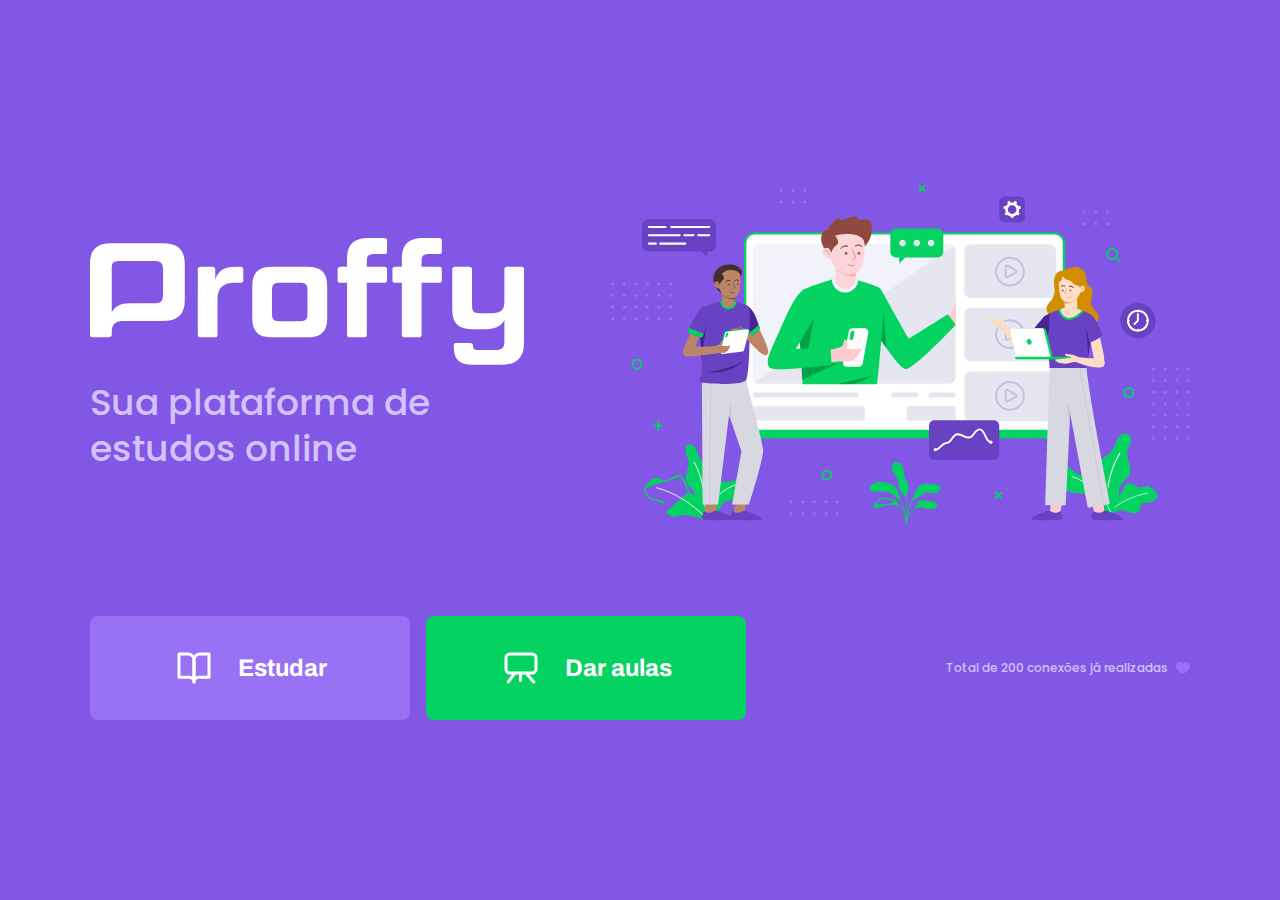
<file: index.html>
<!DOCTYPE html>
<html lang="pt_br">
    <head>
        <meta charset="UTF-8" />
        <meta name="viewport" content="width=device-width, initial-scale=1.0" />
        <meta name="theme-color" content="#8257E5" />

        <title>Proffy | Sua plataforma de estudos online</title>

        <link rel="shortcut icon" href="/images/favicon.png" type="image/png" />

        <link rel="stylesheet" href="/styles/main.css" />
        <link rel="stylesheet" href="/styles/partials/page-landing.css" />

        <link
            href="https://fonts.googleapis.com/css2?family=Archivo:wght@400;700&amp;family=Poppins:wght@400;600&amp;display=swap"
            rel="stylesheet"
        />
    </head>
    <body id="page-landing">
        <div id="container">
            <div class="logo-container">
                <img src="/images/logo.svg" alt="Proffy" />
                <h2>Sua plataforma de estudos online</h2>
            </div>
            <img
                class="hero-image"
                src="/images/landing.svg"
                alt="Plataforma de estudos"
            />

            <div class="buttons-container">
                <a class="study" href="/study.html">
                    <img src="/images/icons/study.svg" alt="Estudar" />
                    Estudar
                </a>
                <a class="give-classes" href="/give-classes.html">
                    <img src="/images/icons/give-classes.svg" alt="Dar aulas" />
                    Dar aulas
                </a>
            </div>
            <p class="total-connections">
                Total de 200 conexões já realizadas
                <img src="/images/icons/purple-heart.svg" alt="Coração roxo" />
            </p>
        </div>
    </body>
</html>
</file>
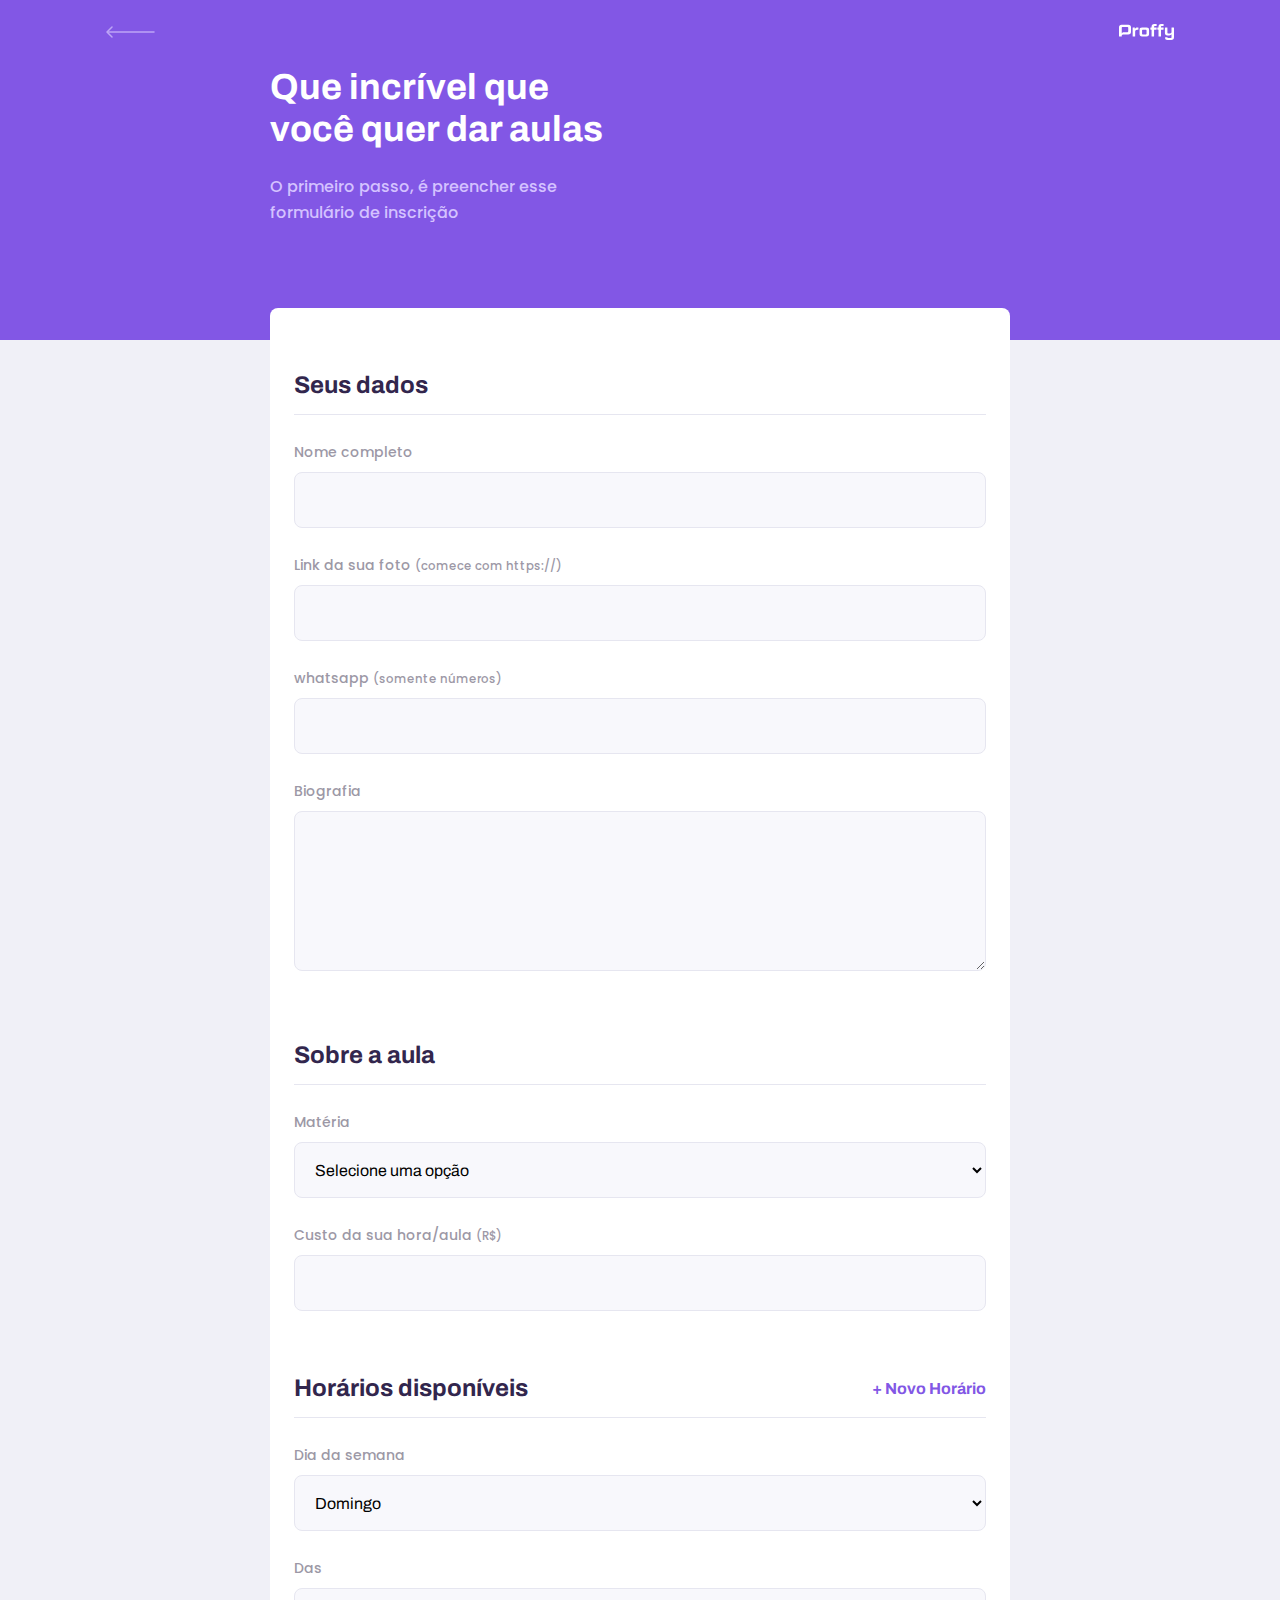
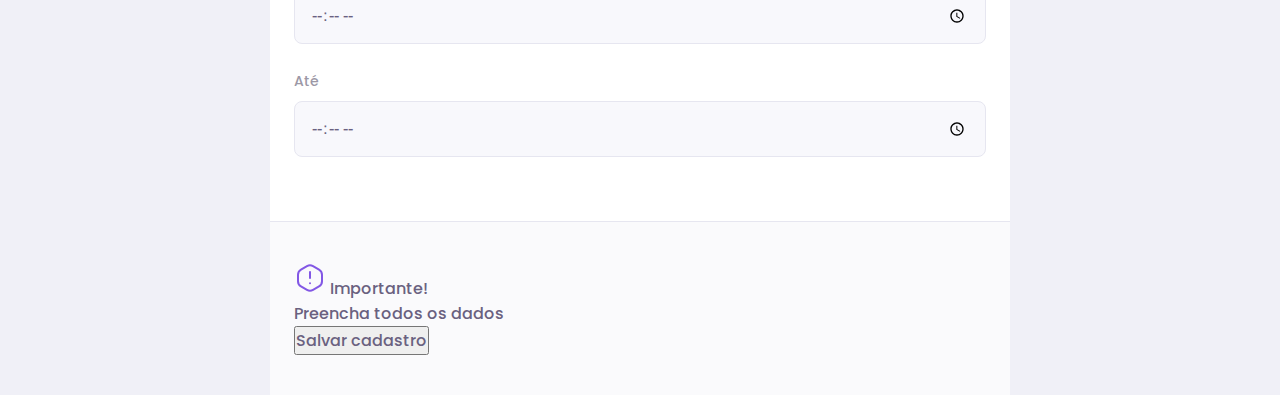
<file: give-classes.html>
<!DOCTYPE html>
<html lang="pt_br">
    <head>
        <meta charset="UTF-8" />
        <meta name="viewport" content="width=device-width, initial-scale=1.0" />
        <title>Proffy | Sua plataforma de estudos online</title>

        <link rel="stylesheet" href="/styles/main.css" />
        <link rel="stylesheet" href="/styles/partials/header.css" />
        <link rel="stylesheet" href="/styles/partials/forms.css" />
        <link rel="stylesheet" href="/styles/partials/page-give-classes.css" />

        <link
            href="https://fonts.googleapis.com/css2?family=Archivo:wght@400;700&amp;family=Poppins:wght@400;600&amp;display=swap"
            rel="stylesheet"
        />
    </head>
    <body id="page-give-classes">
        <div id="container">
            <header class="page-header">
                <div class="top-bar-container">
                    <a href="/">
                        <img src="/images/icons/back.svg" alt="voltar" />
                    </a>
                    <img src="/images/logo.svg" alt="proffy" />
                </div>
                <div class="header-content">
                    <strong>Que incrível que você quer dar aulas</strong>
                    <p>
                        O primeiro passo, é preencher esse formulário de
                        inscrição
                    </p>
                </div>
            </header>
            <main>
                <form action="" id="create-class">
                    <fieldset>
                        <legend>Seus dados</legend>
                        <div class="input-block">
                            <label for="name">Nome completo</label>
                            <input name="name" id="name" required />
                        </div>
                        <div class="input-block">
                            <label for="avatar"
                                >Link da sua foto
                                <small>(comece com https://)</small></label
                            >
                            <input
                                name="avatar"
                                id="avatar"
                                type="url"
                                required
                            />
                        </div>
                        <div class="input-block">
                            <label for="whatsapp"
                                >whatsapp
                                <small>(somente números)</small></label
                            >
                            <input
                                name="whatsapp"
                                id="whatsapp"
                                type="number"
                                required
                            />
                        </div>
                        <div class="textarea-block">
                            <label for="bio">Biografia</label>
                            <textarea name="bio" id="bio" required></textarea>
                        </div>
                    </fieldset>

                    <fieldset>
                        <legend>Sobre a aula</legend>
                        <div class="select-block">
                            <label for="subject">Matéria</label>
                            <select name="subject" id="subject" required>
                                <option value="">Selecione uma opção</option>
                                <option value="1">Artes</option>
                                <option value="2">Biologia</option>
                                <option value="3">Ciências</option>
                                <option value="4">Educação Física</option>
                                <option value="5">Física</option>
                                <option value="6">Geografia</option>
                                <option value="7">História</option>
                                <option value="8">Matemática</option>
                                <option value="9">Português</option>
                                <option value="10">Química</option>
                            </select>
                        </div>

                        <div class="input-block">
                            <label for="cost"
                                >Custo da sua hora/aula
                                <small>(R$)</small>
                            </label>
                            <input
                                type="cost"
                                id="cost"
                                type="number"
                                required
                            />
                        </div>
                    </fieldset>

                    <fieldset>
                        <legend>
                            Horários disponíveis
                            <button id="add-time">+ Novo Horário</button>
                        </legend>
                        <div class="schedule-item">
                            <div class="select-block">
                                <label for="weekday">Dia da semana</label>
                                <select name="weekday[]" id="weekday" required>
                                    <option value="" disabled="" hidden="">
                                        Selecione uma opção
                                    </option>
                                    <option value="0">Domingo</option>
                                    <option value="1">Segunda-feira</option>
                                    <option value="2">Terça-feira</option>
                                    <option value="3">Quarta-feira</option>
                                    <option value="4">Quinta-feira</option>
                                    <option value="5">Sexta-feira</option>
                                    <option value="6">Sábado</option>
                                </select>
                            </div>

                            <div class="input-block">
                                <label for="time_from">Das</label>
                                <input
                                    type="time"
                                    name="time_from[]"
                                    required
                                />
                            </div>

                            <div class="input-block">
                                <label for="time_to">Até</label>
                                <input type="time" name="time_to[]" required />
                            </div>
                        </div>
                    </fieldset>
                </form>
                <footer>
                    <p>
                        <img
                            src="/images/icons/warning.svg"
                            alt="Aviso importante"
                        />
                        Importante! <br />
                        Preencha todos os dados
                    </p>
                    <button type="submit" fomr="create-class">
                        Salvar cadastro
                    </button>
                </footer>
            </main>
        </div>
    </body>
</html>
</file>
<file: styles/main.css>
:root {
    --color-background: #f0f0f7;
    --color-primary-lighter: #9871f5;
    --color-primary-light: #916bea;
    --color-primary: #8257e5;
    --color-primary-dark: #774dd6;
    --color-primary-darker: #6842c2;
    --color-secondary: #04d361;
    --color-secondary-dark: #04bf58;
    --color-title-in-primary: #ffffff;
    --color-text-in-primary: #d4c2ff;
    --color-text-title: #32264d;
    --color-text-complement: #9c98a6;
    --color-text-base: #6a6180;
    --color-line-in-white: #e6e6f0;
    --color-input-background: #f8f8fc;
    --color-button-text: #ffffff;
    --color-box-base: #ffffff;
    --color-box-footer: #fafafc;
    --color-small-info: #c1bccc;
    /*tamanho da fonte padrão 16px - 100% - 1rem*/
    font-size: 60%; /* controle das medidas rem */
}
* {
    margin: 0;
    padding: 0;
    box-sizing: border-box;
}
html,
body {
    height: 100vh;
}

body {
    background-color: var(--color-background);
    display: flex;
    align-items: center;
    justify-content: center;
}
body,
input,
button,
textarea {
    font: 500 1.6rem Poppins;
    color: var(--color-text-base);
    /* font-weight: 500;
    font-family: Poppins;
    font-size: 1.6rem; */
}

#container {
    width: 90vw;
    max-width: 700px;
}
@media (min-width: 700px) {
    :root {
        font-size: 62.5%; /* todo 1rem vai ser relativo a 10px*/
    }
}
</file>
<file: styles/partials/page-landing.css>
#page-landing {
    background: var(--color-primary);
}
#page-landing #container {
    color: var(--color-text-in-primary);
}
.logo-container img {
    height: 10rem;
}
.logo-container {
    text-align: center;
    margin-botton: 3.2rem;
}
.logo-container h2 {
    font-weight: 500;
    font-size: 3.6rem;
    line-height: 4.6rem;
    margin-top: 0.8rem;
}
.hero-image {
    width: 100%;
}
.buttons-container {
    display: flex;
    justify-content: center;
    margin: 3.2rem 0;
}
.buttons-container a {
    /* configurando o layout dos botoões*/
    width: 32rem;
    height: 10.4rem;

    border-radius: 0.8rem; /* configuração das bordar q ficam em volta dos botões*/
    margin-right: 1.6rem;

    font: 700 2.4rem Archivo;

    display: flex;
    align-items: center;
    justify-content: center;

    text-decoration: none;

    color: var(--color-button-text);
}
.buttons-container a img {
    width: 4rem;
    margin-right: 2.4rem;
}

.buttons-container a.study {
    background: var(--color-primary-lighter);
}
.buttons-container a.study:hover {
    background: var(--color-button-lighter);
}
.buttons-container a.give-classes {
    background: var(--color-secondary);
    margin-right: 0;
}
.buttons-container a.give-classes:hover {
    background: var(--color-secondary-dark); /* 40min video 2*/
}

.total-connections {
    font-size: 1.8rem;

    display: flex;
    align-items: center;
    justify-content: center;
}
.total-connections img {
    margin-left: 0.8rem;
}
/* layout mobile */
/*layout desktop*/
@media (max-width: 699px) {
    :root {
        font-size: 40%;
        /*modificar as medidas rem*/
    }
}
@media (min-width: 1100px) {
    #page-landing #container {
        max-width: 1100px;
        display: grid;
        grid-template-columns: 2fr 1fr 2fr;
        grid-template-rows: 350px 1fr;
        grid-template-areas:
            "proffy image image"
            "button button texting";
        column-gap: 87px;
        row-gap: 86px;
    }
    .logo-container {
        grid-area: proffy;
        text-align: initial;
        align-self: center;
        margin: 0;
    }
    .logo-container img {
        height: 127px;
    }
    .hero-image {
        grid-area: image;
        height: 350px;
    }
    .buttons-container {
        grid-area: button;
        justify-self: flex-start;
        margin: 0;
    }
    .total-connections {
        grid-area: texting;
        justify-self: end;
        font-size: 1.2rem; /* 1:18 tempo do video*/
    }
}
</file>
<file: styles/partials/header.css>
.page-header {
    background-color: var(--color-primary);
    display: flex;
    flex-direction: column;
}
.page-header .top-bar-container {
    width: 90%;
    margin: 0 auto;
    display: flex;
    align-items: center;
    justify-content: space-between;
    padding: 1.6rem;
}
.page-header .top-bar-container a {
    height: 3.2rem;
    transition: opacity 0.2s;
}
.page-header .top-bar-container a:hover {
    opacity: 0.6;
}
.page-header .top-bar-container > img {
    height: 1.6rem;
}
.page-header .header-content {
    width: 90%;
    margin: 3.2rem auto;
    position: relative;
}
.page-header .header-content strong {
    font: 700 3.6rem Archivo;
    line-height: 4.2rem;
    color: var(--color-title-in-primary);
}
.page-header .header-content p {
    max-width: 30rem;
    font-size: 1.6rem;
    line-height: 2.6rem;
    color: var(--color-text-in-primary);
    margin-top: 2.4rem;
}
@media (min-width: 700px) {
    .page-header {
        height: 340px;
    }
    .page-header .top-bar-container {
        max-width: 1100px;
    }
    .page-header .header-content {
        max-width: 740px;
        margin: 0 auto;
        flex: 1 1;
        padding-bottom: 48px;
        display: flex;
        flex-direction: column;
        justify-content: center;
    }
    .page-header .header-content strong {
        max-width: 350px;
    }
}
</file>
<file: styles/partials/forms.css>
.select-block label,
.input-block label,
.textarea-block label {
    font-size: 1.4rem;
    color: var(--color-text-complement);
}
.input-block input,
.select-block select,
.textarea-block textarea {
    width: 100%;
    height: 5.6rem;
    margin-top: 0.8rem;
    border-radius: 0.8rem;
    background: var(--color-input-background);
    border: 1px solid var(--color-line-in-white);
    outline: 0;
    padding: 0 1.6rem;
    font: 1.6rem Archivo;
}
.textarea-block textarea {
    padding: 1.2rem 1.6rem;
    height: 16rem;

    resize: vertical;
}
.input-block,
.textarea-block {
    position: relative;
}
.input-block:focus-within::after .textarea-block:focus-within::after {
    content: "";
    width: calc(100% - 3.2rem);
    height: 2px;
    background: var(--color-primary-light);
    position: absolute;
    left: 1.6rem;
    right: 1.6rem;
    bottom: 0;
}
</file>
<file: styles/partials/page-give-classes.css>
#page-give-classes #container {
    width: 100vw;
    height: 100vh;
}

#page-give-classes .page-header .header-content {
    margin-bottom: 6.4rem;
}

#page-give-classes main {
    background: var(--color-box-base);
    width: 100%;
    max-width: 74rem;
    border-radius: 0.8rem;
    margin: -3.2rem auto 3.2rem;
    padding-top: 6.4rem;
}
#page-give-classes fieldset {
    border: none;
    padding: 0 2.4rem;
}

#page-give-classes fieldset legend {
    font: 700 2.4rem Archivo;
    color: var(--color-text-title);
    margin-bottom: 2.4rem;
    display: flex;
    align-items: center;
    justify-content: space-between;
    width: 100%;
    padding-bottom: 1.6rem;
    border-bottom: 1px solid var(--color-line-in-white);
}

#page-give-classes fieldset legend button {
    background: none;
    border: 0;
    color: var(--color-primary);
    font: 700 1.6rem Archivo;
    cursor: pointer;
    transition: 0.2;
}

#page-give-classes fieldset legend button:hover {
    color: var(--color-primary-dark);
}

#page-give-classes fieldset + fieldset {
    margin-top: 6.4rem;
}

#page-give-classes .input-block + .input-block,
#page-give-classes .input-block + .textarea-block,
#page-give-classes .select-block + .input-block {
    margin-top: 2.4rem;
}

#page-give-classes main footer {
    padding: 4rem 2.4rem;
    background: var(--color-box-footer);
    border-top: 1px solid var(--color-line-in-white);
    margin-top: 6.4rem;
} /*45:08 pause*/

@media (min-width: 700px) {
    #page-give-classes #container {
        max-width: 100vw;
    }
} /* 27;15 */
</file>
